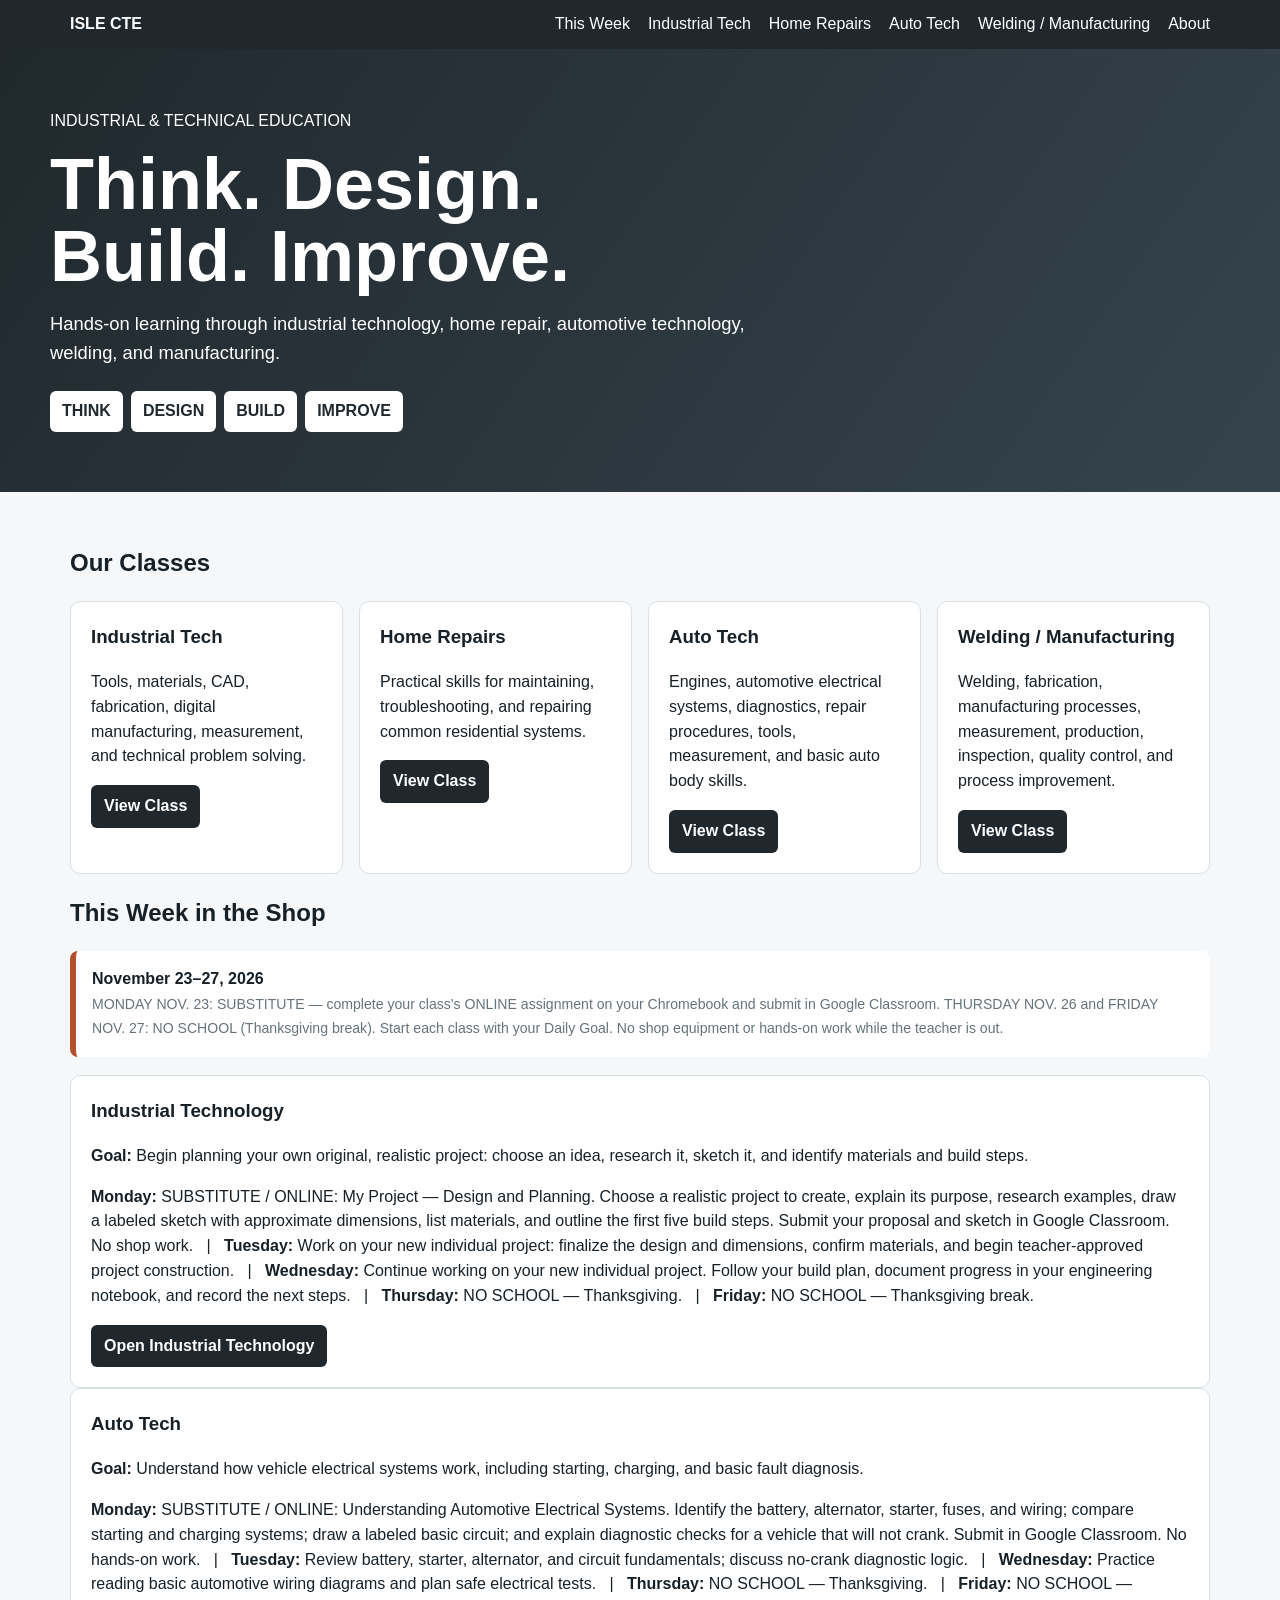
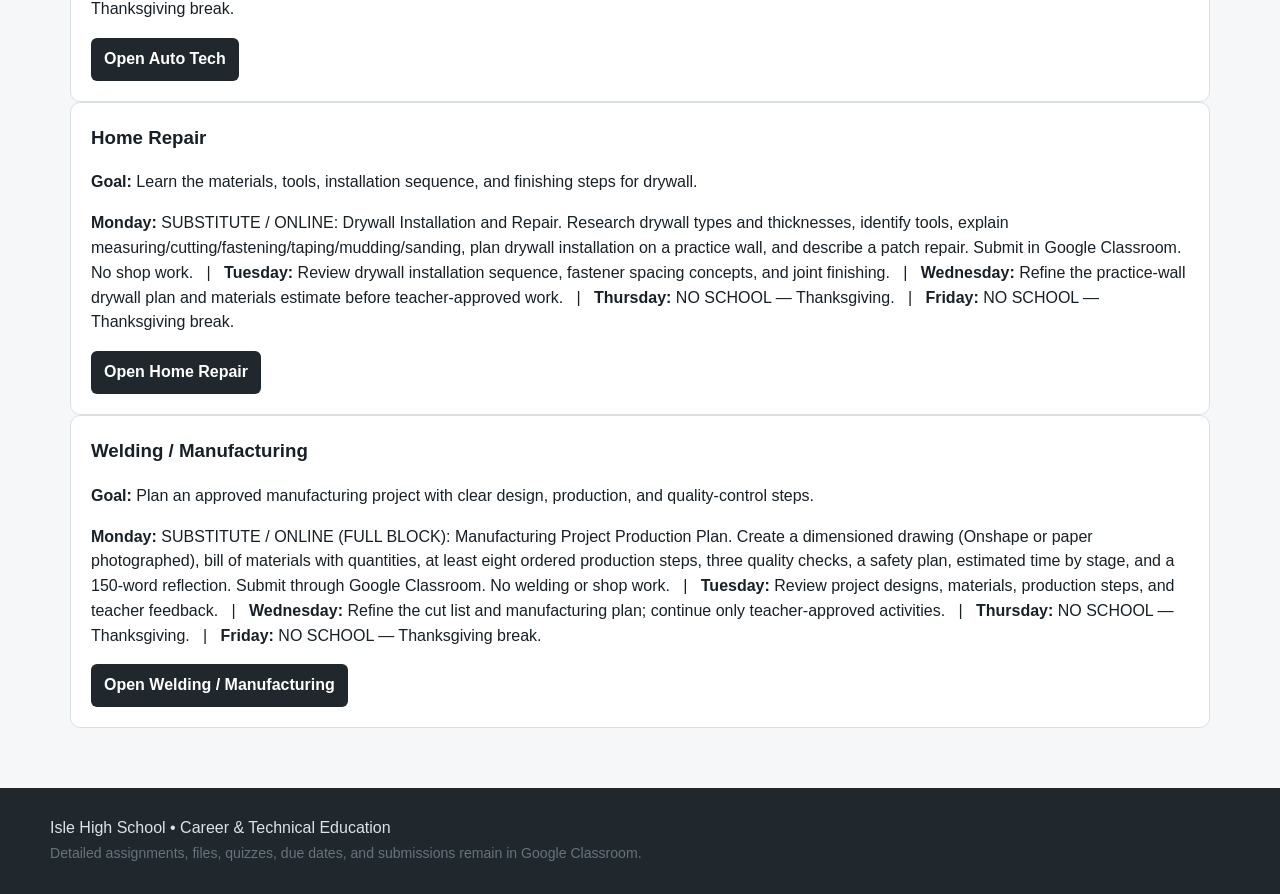
<file: index.html>
<!doctype html><html lang="en"><head><meta charset="utf-8"><meta name="viewport" content="width=device-width,initial-scale=1"><title>Isle CTE</title><link rel="stylesheet" href="css/style.css"></head><body><header class="site-header"><nav class="nav">
<a class="brand" href="index.html">ISLE CTE</a>
<a href="this-week.html">This Week</a><a href="industrial-tech.html">Industrial Tech</a>
<a href="home-repairs.html">Home Repairs</a><a href="auto-tech.html">Auto Tech</a><a href="welding.html">Welding / Manufacturing</a>
<a href="about.html">About</a>
</nav></header><section class="hero"><div><div>INDUSTRIAL & TECHNICAL EDUCATION</div><h1>Think. Design.<br>Build. Improve.</h1><p>Hands-on learning through industrial technology, home repair, automotive technology, welding, and manufacturing.</p><div class="process"><span>THINK</span><span>DESIGN</span><span>BUILD</span><span>IMPROVE</span></div></div></section><main><h2>Our Classes</h2><div class="cards">
<div class="card"><h3>Industrial Tech</h3><p>Tools, materials, CAD, fabrication, digital manufacturing, measurement, and technical problem solving.</p><a class="button" href="industrial-tech.html">View Class</a></div>
<div class="card"><h3>Home Repairs</h3><p>Practical skills for maintaining, troubleshooting, and repairing common residential systems.</p><a class="button" href="home-repairs.html">View Class</a></div>
<div class="card"><h3>Auto Tech</h3><p>Engines, automotive electrical systems, diagnostics, repair procedures, tools, measurement, and basic auto body skills.</p><a class="button" href="auto-tech.html">View Class</a></div>
<div class="card"><h3>Welding / Manufacturing</h3><p>Welding, fabrication, manufacturing processes, measurement, production, inspection, quality control, and process improvement.</p><a class="button" href="welding.html">View Class</a></div></div>
<h2>This Week in the Shop</h2><div id="dashboard"></div></main><footer><div class="inner">Isle High School • Career & Technical Education<br>
<span class="small">Detailed assignments, files, quizzes, due dates, and submissions remain in Google Classroom.</span>
</div></footer><script src="js/schedule-data.js"></script><script src="js/site.js"></script><script>renderDashboard("dashboard")</script></body></html>
</file>
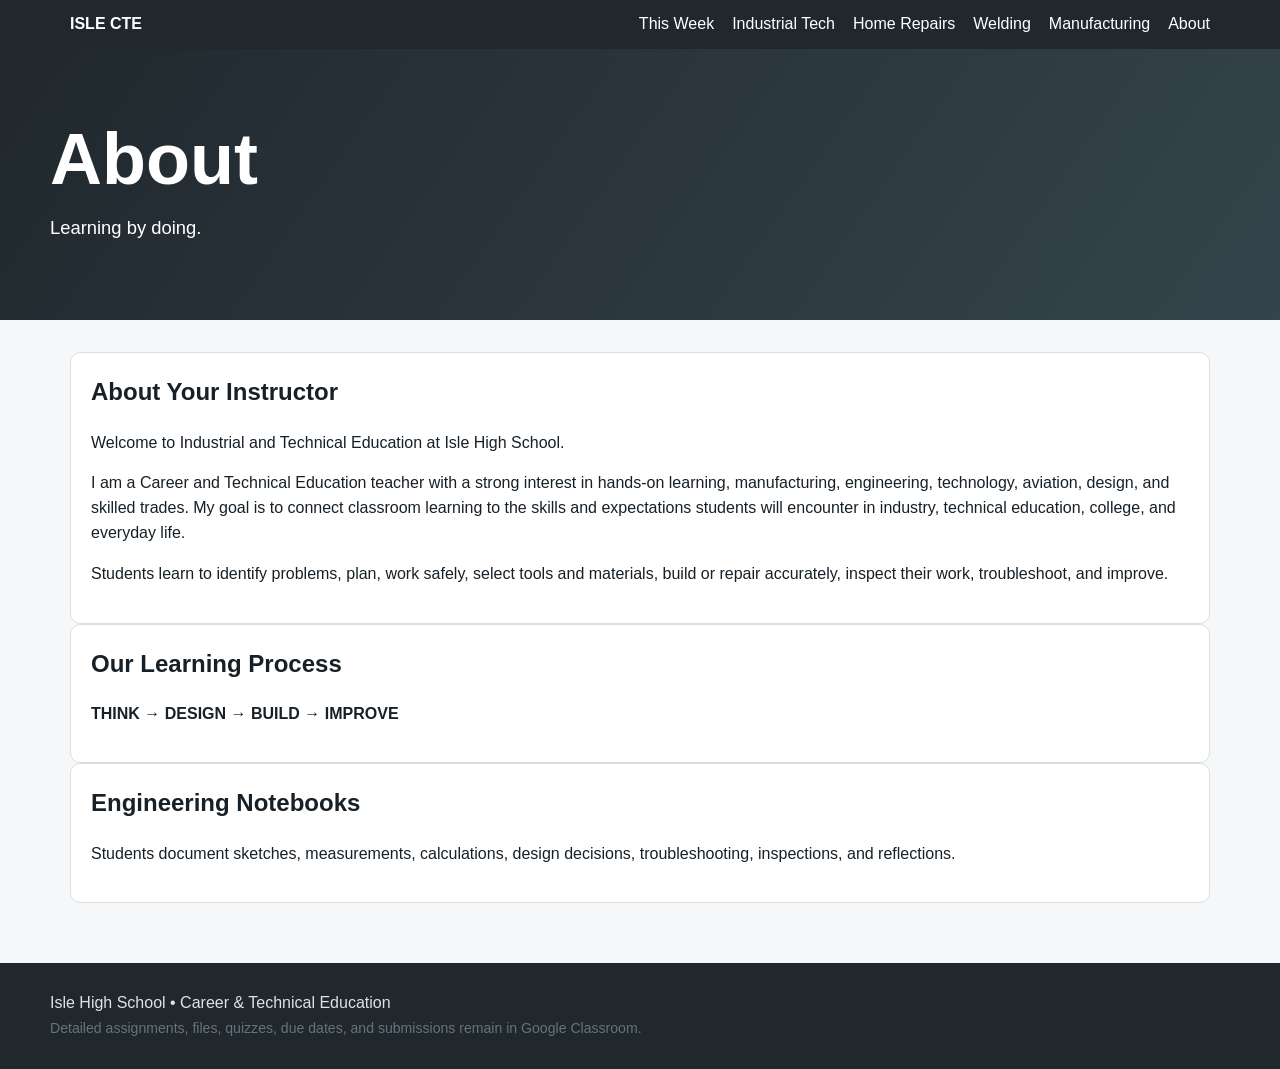
<file: about.html>
<!doctype html><html lang="en"><head><meta charset="utf-8"><meta name="viewport" content="width=device-width,initial-scale=1"><title>About | Isle CTE</title><link rel="stylesheet" href="css/style.css"></head><body><header class="site-header"><nav class="nav">
<a class="brand" href="index.html">ISLE CTE</a>
<a href="this-week.html">This Week</a><a href="industrial-tech.html">Industrial Tech</a>
<a href="home-repairs.html">Home Repairs</a><a href="welding.html">Welding</a>
<a href="manufacturing.html">Manufacturing</a><a href="about.html">About</a>
</nav></header><section class="course-hero"><div><h1>About</h1><p>Learning by doing.</p></div></section><main><div class="panel"><h2>About Your Instructor</h2><p>Welcome to Industrial and Technical Education at Isle High School.</p><p>I am a Career and Technical Education teacher with a strong interest in hands-on learning, manufacturing, engineering, technology, aviation, design, and skilled trades. My goal is to connect classroom learning to the skills and expectations students will encounter in industry, technical education, college, and everyday life.</p><p>Students learn to identify problems, plan, work safely, select tools and materials, build or repair accurately, inspect their work, troubleshoot, and improve.</p></div><div class="panel"><h2>Our Learning Process</h2><p><strong>THINK → DESIGN → BUILD → IMPROVE</strong></p></div><div class="panel"><h2>Engineering Notebooks</h2><p>Students document sketches, measurements, calculations, design decisions, troubleshooting, inspections, and reflections.</p></div></main><footer><div class="inner">Isle High School • Career & Technical Education<br>
<span class="small">Detailed assignments, files, quizzes, due dates, and submissions remain in Google Classroom.</span>
</div></footer></body></html>
</file>
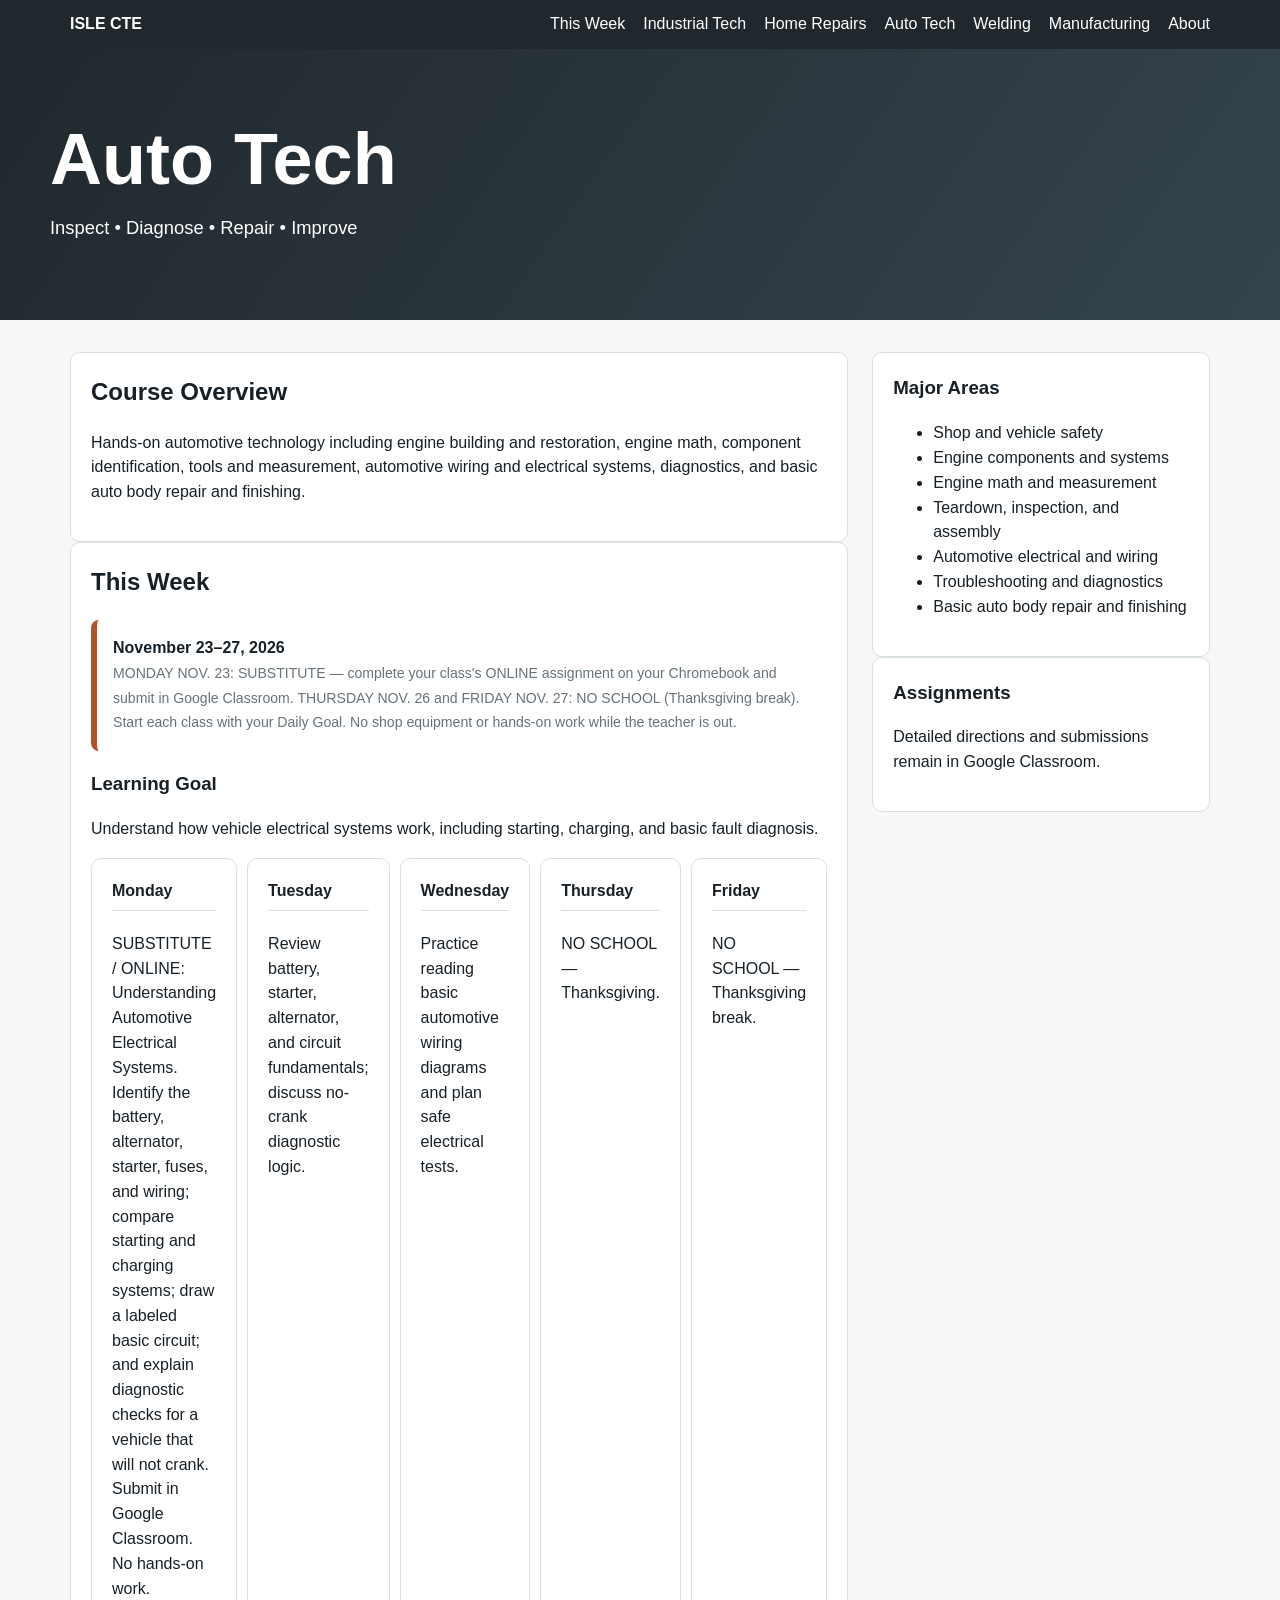
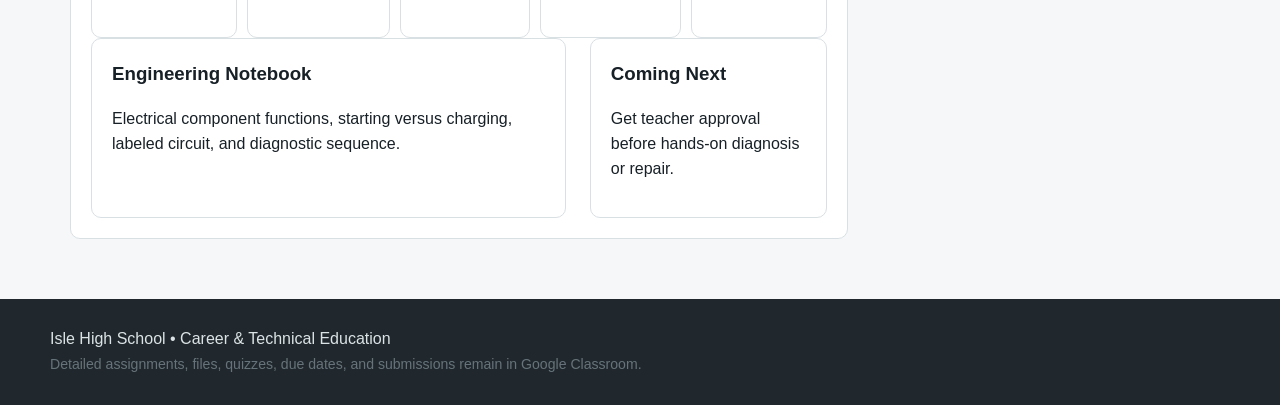
<file: auto-tech.html>
<!doctype html><html lang="en"><head><meta charset="utf-8"><meta name="viewport" content="width=device-width,initial-scale=1"><title>Auto Tech | Isle CTE</title><link rel="stylesheet" href="css/style.css"></head><body><header class="site-header"><nav class="nav">
<a class="brand" href="index.html">ISLE CTE</a>
<a href="this-week.html">This Week</a><a href="industrial-tech.html">Industrial Tech</a>
<a href="home-repairs.html">Home Repairs</a><a href="auto-tech.html">Auto Tech</a><a href="welding.html">Welding</a>
<a href="manufacturing.html">Manufacturing</a><a href="about.html">About</a>
</nav></header><section class="course-hero"><div><h1>Auto Tech</h1><p>Inspect • Diagnose • Repair • Improve</p></div></section><main><div class="course-layout"><div><div class="panel"><h2>Course Overview</h2><p>Hands-on automotive technology including engine building and restoration, engine math, component identification, tools and measurement, automotive wiring and electrical systems, diagnostics, and basic auto body repair and finishing.</p></div><div class="panel"><h2>This Week</h2><div id="course-week"></div></div></div><aside><div class="panel"><h3>Major Areas</h3><ul><li>Shop and vehicle safety</li><li>Engine components and systems</li><li>Engine math and measurement</li><li>Teardown, inspection, and assembly</li><li>Automotive electrical and wiring</li><li>Troubleshooting and diagnostics</li><li>Basic auto body repair and finishing</li></ul></div><div class="panel"><h3>Assignments</h3><p>Detailed directions and submissions remain in Google Classroom.</p></div></aside></div></main><footer><div class="inner">Isle High School • Career & Technical Education<br><span class="small">Detailed assignments, files, quizzes, due dates, and submissions remain in Google Classroom.</span></div></footer><script src="js/schedule-data.js"></script><script src="js/site.js"></script><script>renderWeek("course-week","auto-tech")</script></body></html>
</file>
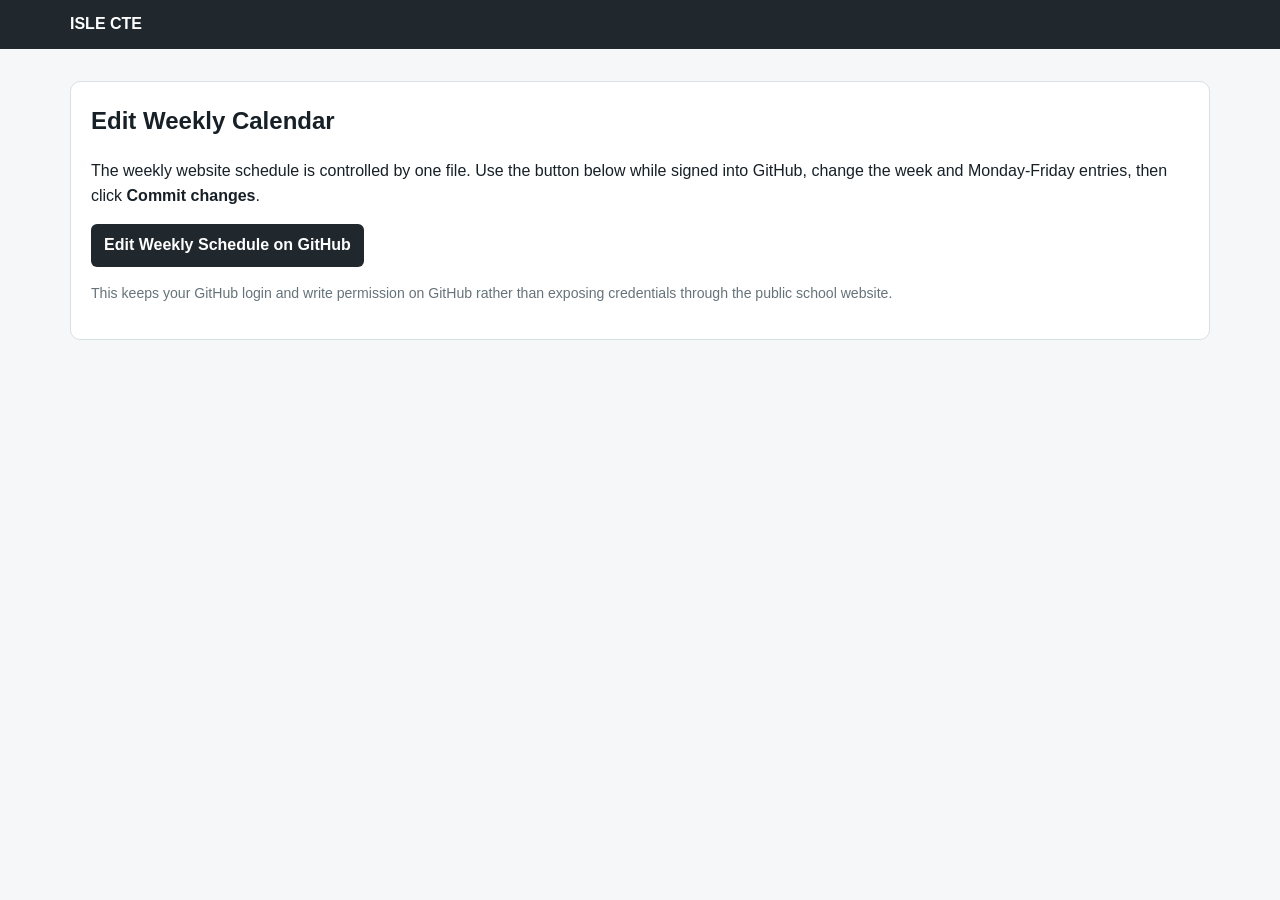
<file: calendar-edit.html>
<!doctype html><html lang="en"><head><meta charset="utf-8"><meta name="viewport" content="width=device-width,initial-scale=1"><title>Edit Isle CTE Calendar</title><link rel="stylesheet" href="css/style.css"></head><body><header class="site-header"><nav class="nav"><a class="brand" href="index.html">ISLE CTE</a></nav></header><main><div class="panel"><h2>Edit Weekly Calendar</h2><p>The weekly website schedule is controlled by one file. Use the button below while signed into GitHub, change the week and Monday-Friday entries, then click <strong>Commit changes</strong>.</p><p><a class="button" href="https://github.com/tlavalle/Isle---CTE/edit/main/js/schedule-data.js">Edit Weekly Schedule on GitHub</a></p><p class="small">This keeps your GitHub login and write permission on GitHub rather than exposing credentials through the public school website.</p></div></main></body></html>
</file>
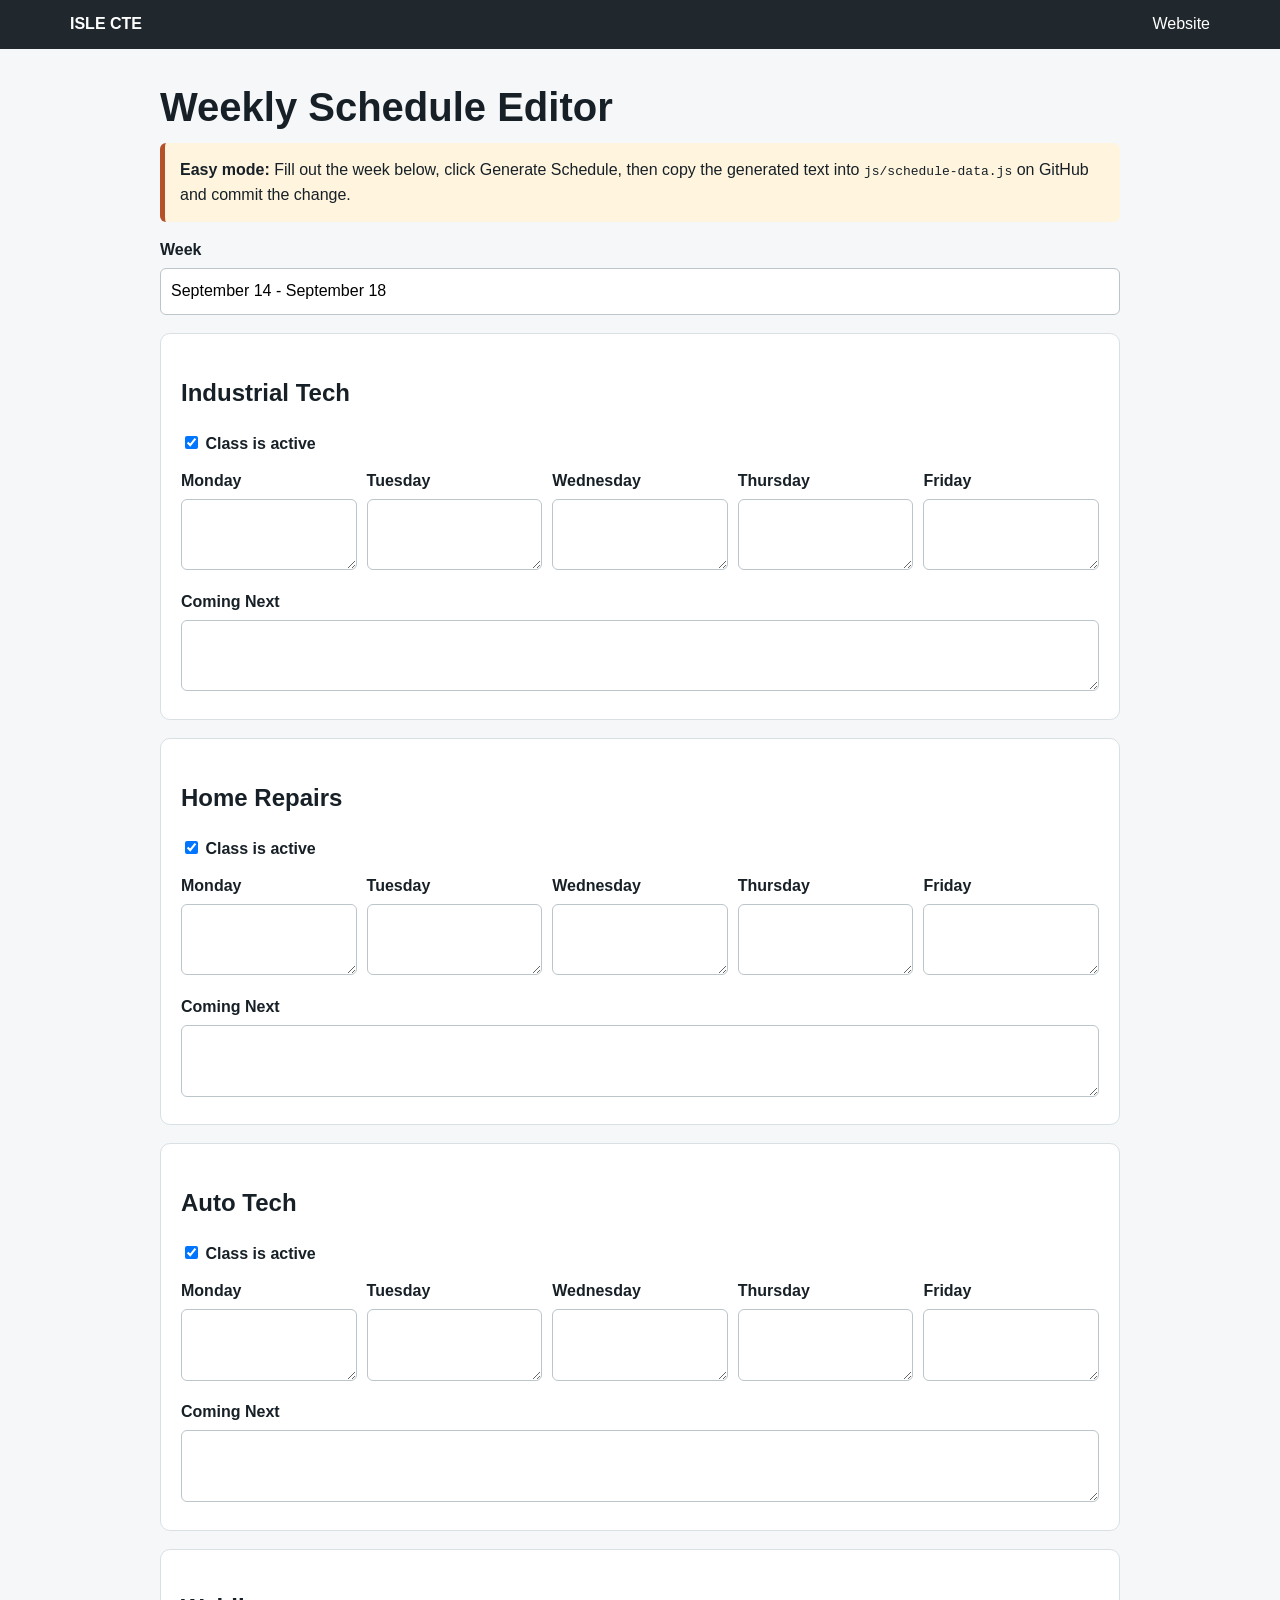
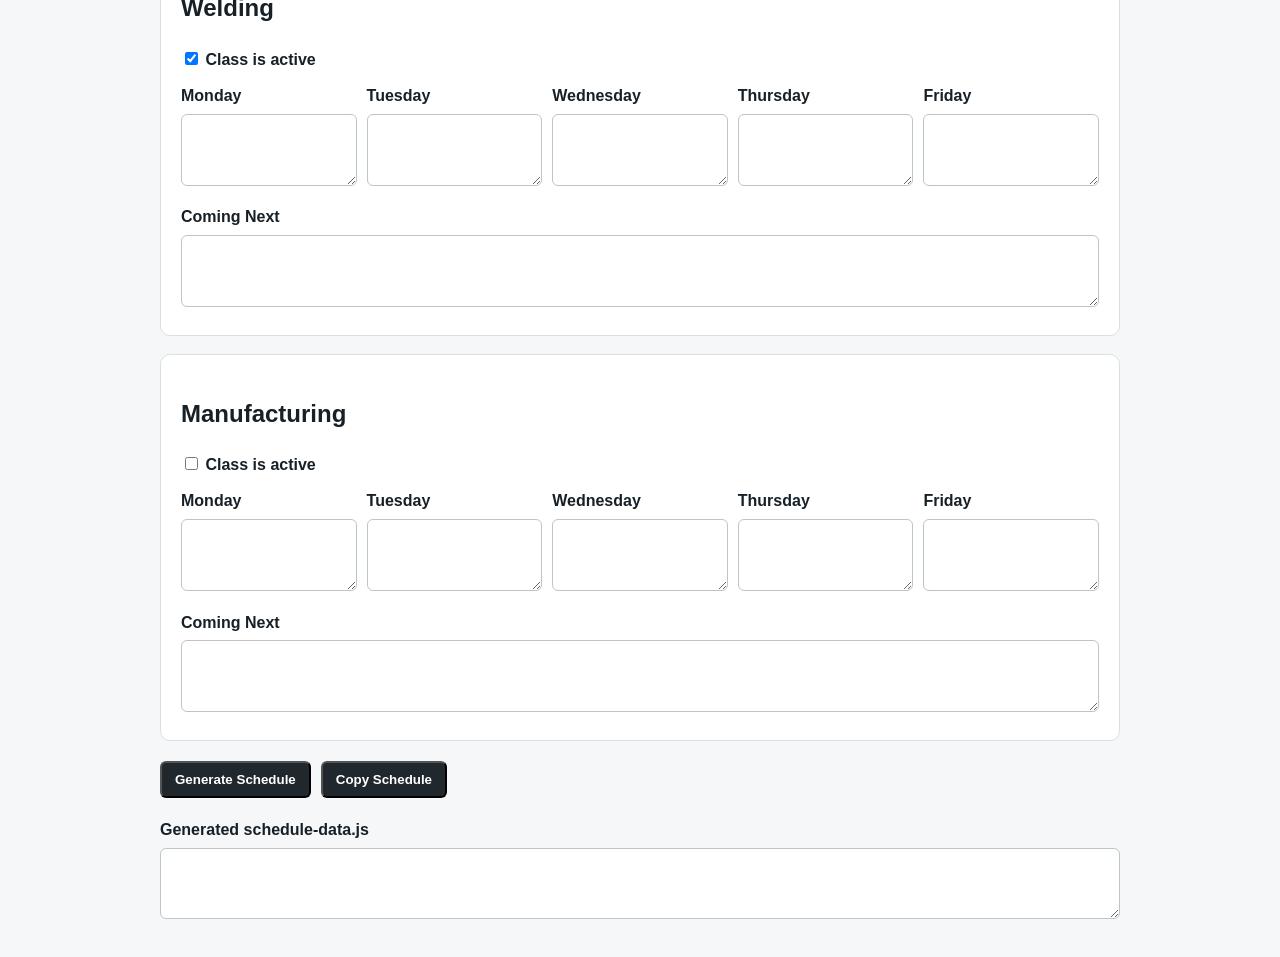
<file: calendar.html>
<!doctype html><html lang="en"><head><meta charset="utf-8"><meta name="viewport" content="width=device-width,initial-scale=1"><meta http-equiv="refresh" content="0; url=schedule-editor.html"><title>Isle CTE Calendar</title></head><body><p>Opening the Isle CTE weekly schedule editor… <a href="schedule-editor.html">Continue</a></p></body></html>
</file>
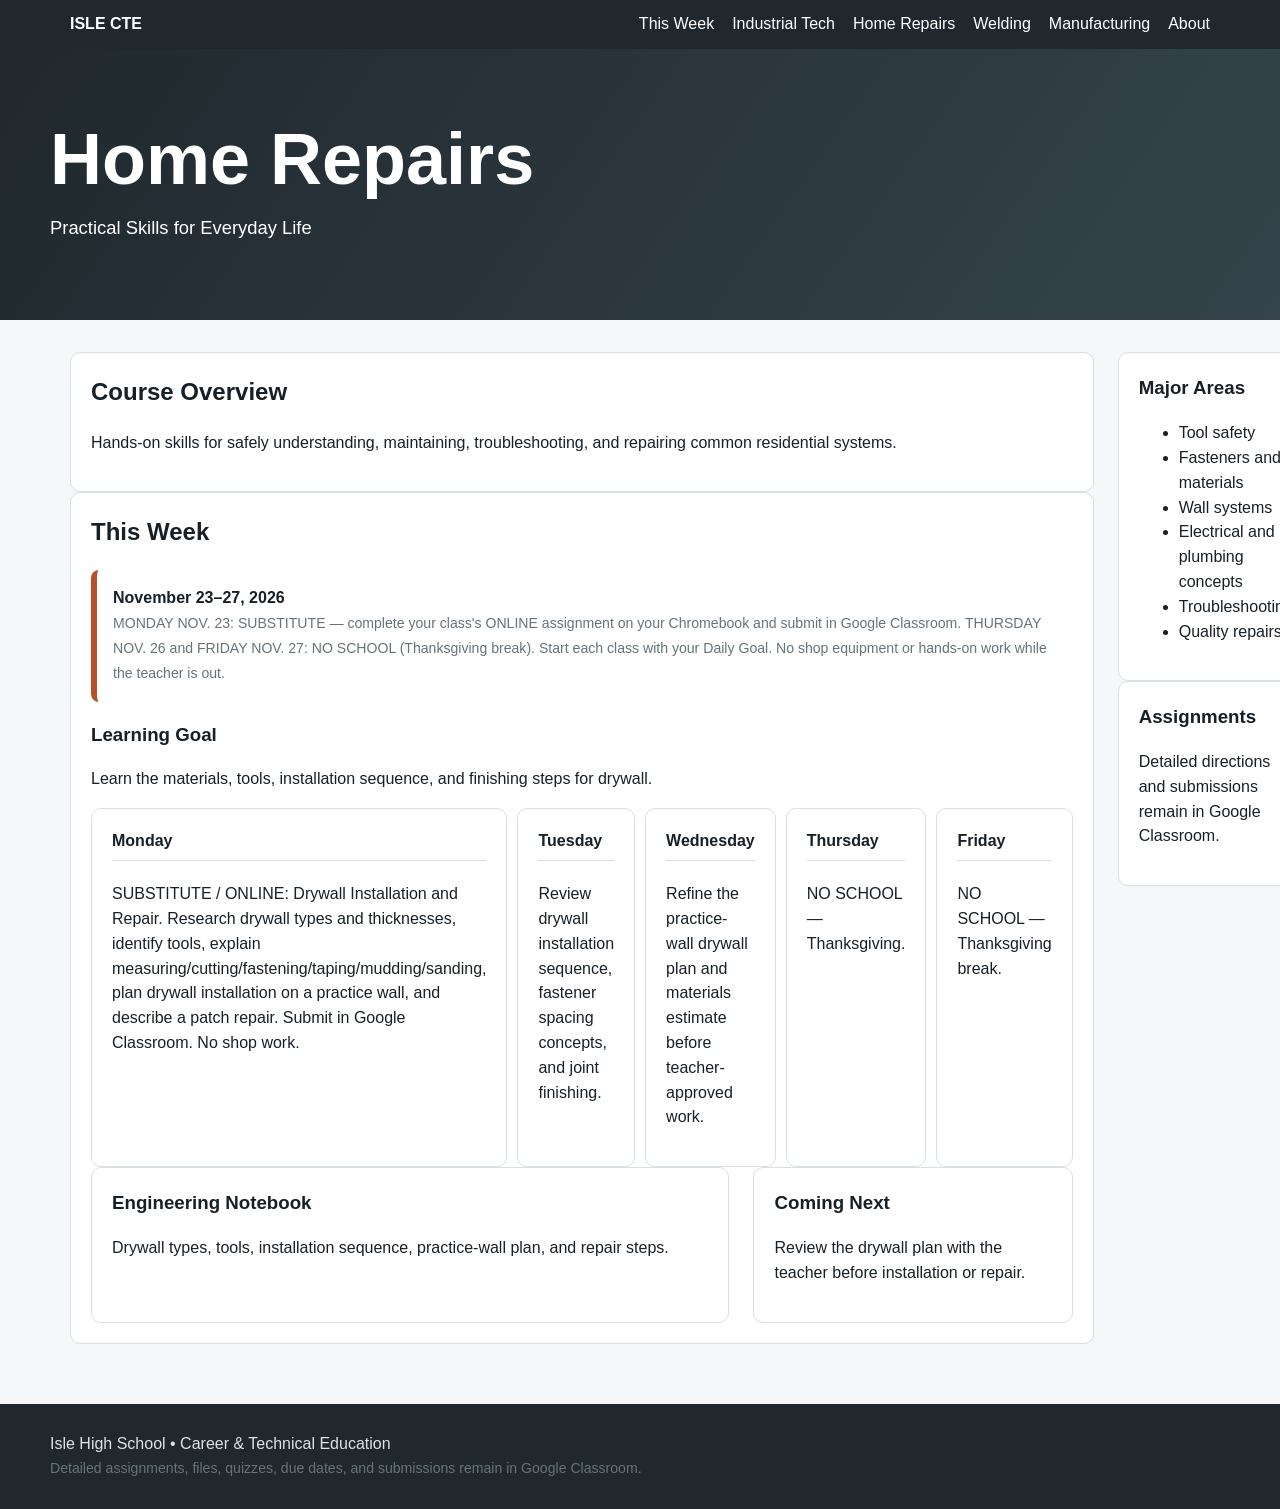
<file: home-repairs.html>
<!doctype html><html lang="en"><head><meta charset="utf-8"><meta name="viewport" content="width=device-width,initial-scale=1"><title>Home Repairs | Isle CTE</title><link rel="stylesheet" href="css/style.css"></head><body><header class="site-header"><nav class="nav">
<a class="brand" href="index.html">ISLE CTE</a>
<a href="this-week.html">This Week</a><a href="industrial-tech.html">Industrial Tech</a>
<a href="home-repairs.html">Home Repairs</a><a href="welding.html">Welding</a>
<a href="manufacturing.html">Manufacturing</a><a href="about.html">About</a>
</nav></header><section class="course-hero"><div><h1>Home Repairs</h1><p>Practical Skills for Everyday Life</p></div></section><main><div class="course-layout"><div><div class="panel"><h2>Course Overview</h2><p>Hands-on skills for safely understanding, maintaining, troubleshooting, and repairing common residential systems.</p></div><div class="panel"><h2>This Week</h2><div id="course-week"></div></div></div><aside><div class="panel"><h3>Major Areas</h3><ul><li>Tool safety</li><li>Fasteners and materials</li><li>Wall systems</li><li>Electrical and plumbing concepts</li><li>Troubleshooting</li><li>Quality repairs</li></ul></div><div class="panel"><h3>Assignments</h3><p>Detailed directions and submissions remain in Google Classroom.</p></div></aside></div></main><footer><div class="inner">Isle High School • Career & Technical Education<br>
<span class="small">Detailed assignments, files, quizzes, due dates, and submissions remain in Google Classroom.</span>
</div></footer><script src="js/schedule-data.js"></script><script src="js/site.js"></script><script>renderWeek("course-week","home-repairs")</script></body></html>
</file>
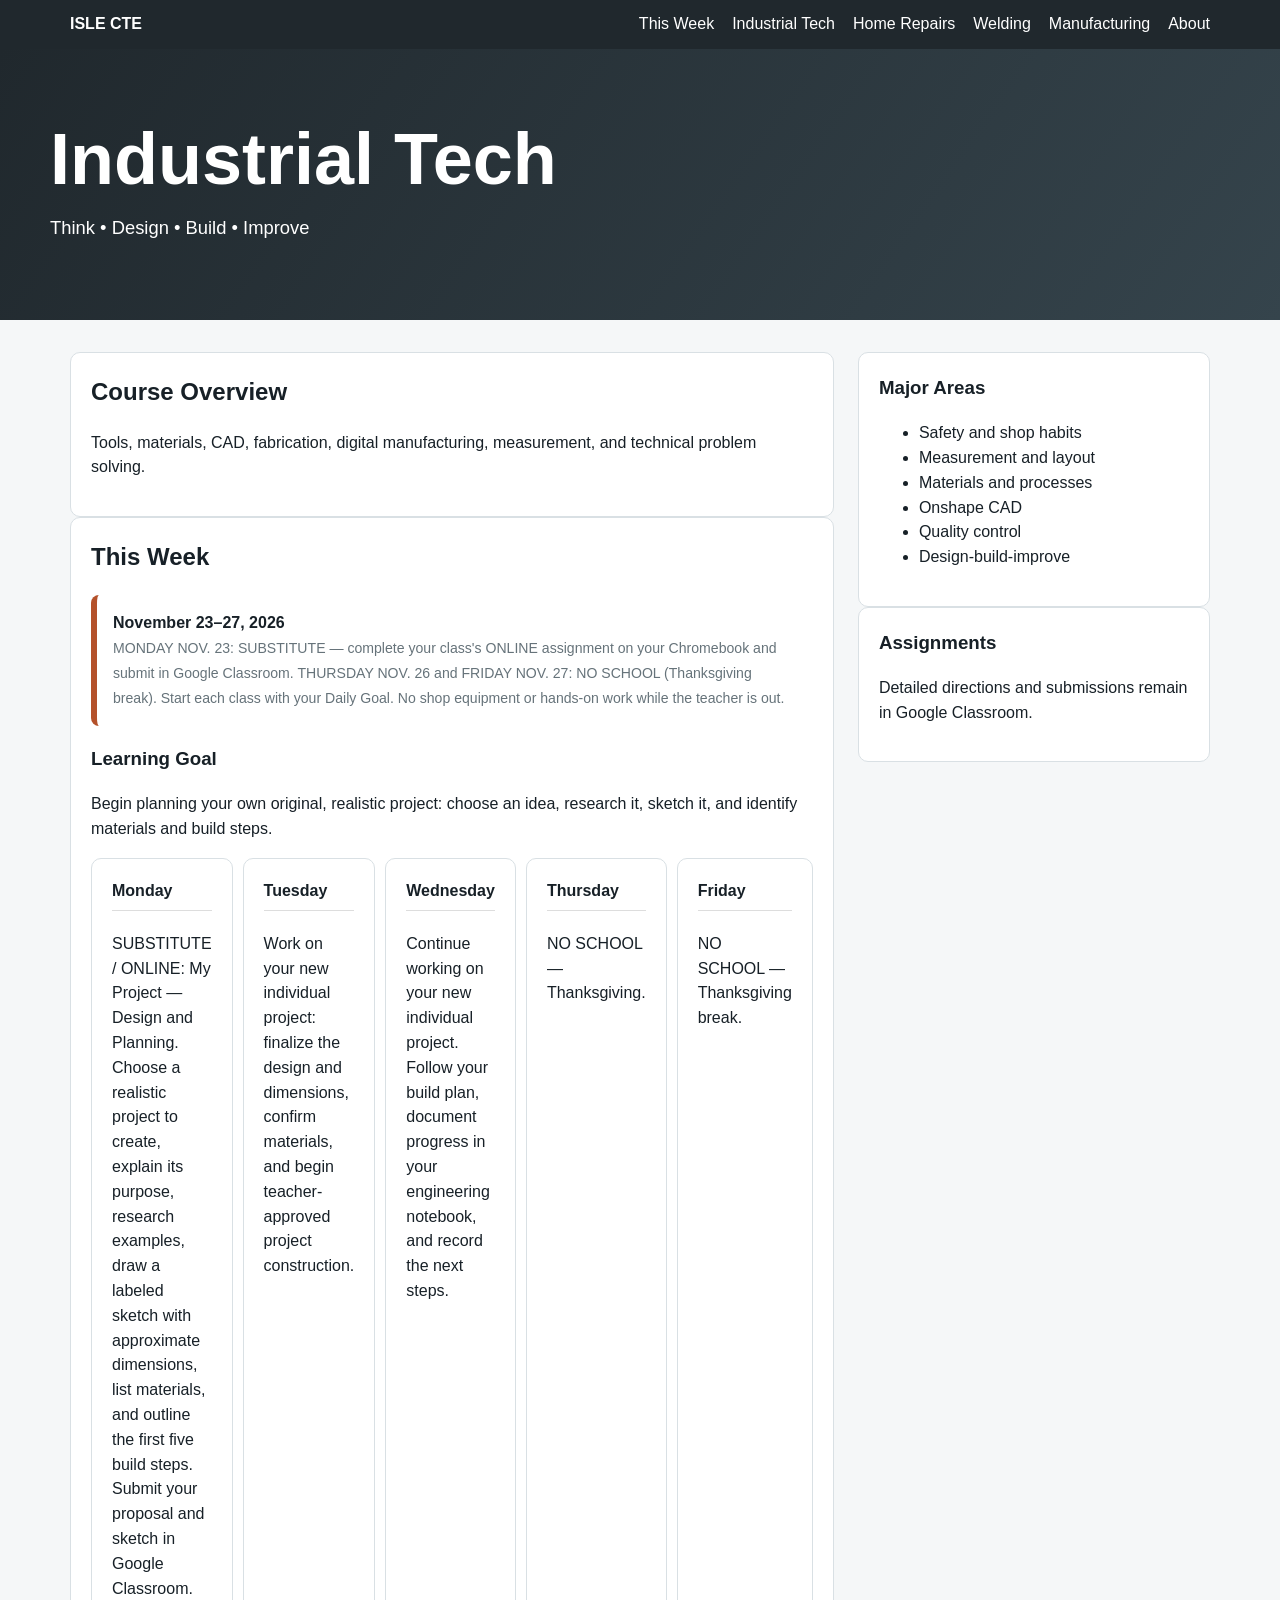
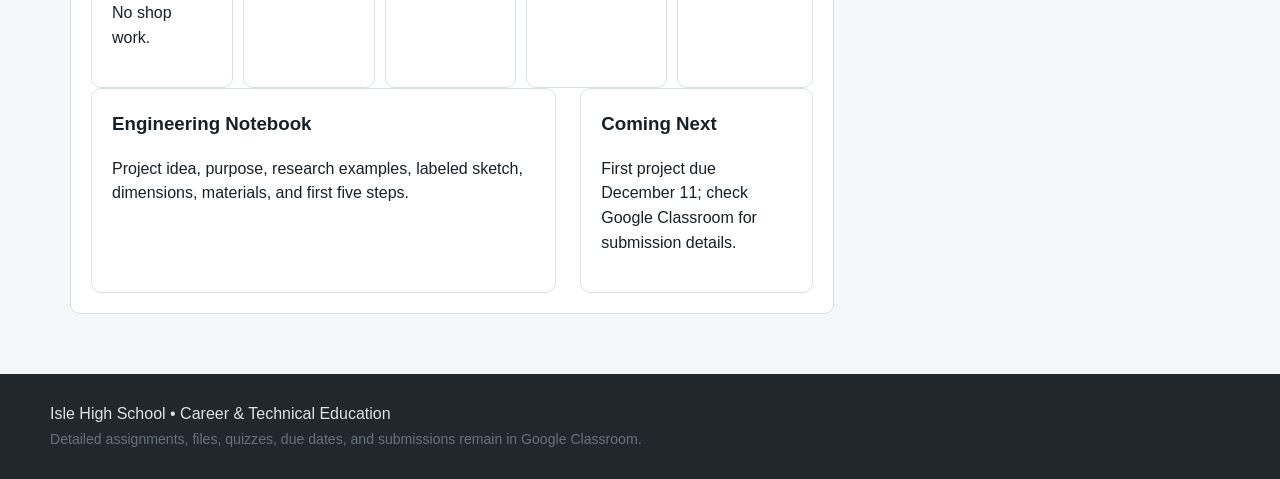
<file: industrial-tech.html>
<!doctype html><html lang="en"><head><meta charset="utf-8"><meta name="viewport" content="width=device-width,initial-scale=1"><title>Industrial Tech | Isle CTE</title><link rel="stylesheet" href="css/style.css"></head><body><header class="site-header"><nav class="nav">
<a class="brand" href="index.html">ISLE CTE</a>
<a href="this-week.html">This Week</a><a href="industrial-tech.html">Industrial Tech</a>
<a href="home-repairs.html">Home Repairs</a><a href="welding.html">Welding</a>
<a href="manufacturing.html">Manufacturing</a><a href="about.html">About</a>
</nav></header><section class="course-hero"><div><h1>Industrial Tech</h1><p>Think • Design • Build • Improve</p></div></section><main><div class="course-layout"><div><div class="panel"><h2>Course Overview</h2><p>Tools, materials, CAD, fabrication, digital manufacturing, measurement, and technical problem solving.</p></div><div class="panel"><h2>This Week</h2><div id="course-week"></div></div></div><aside><div class="panel"><h3>Major Areas</h3><ul><li>Safety and shop habits</li><li>Measurement and layout</li><li>Materials and processes</li><li>Onshape CAD</li><li>Quality control</li><li>Design-build-improve</li></ul></div><div class="panel"><h3>Assignments</h3><p>Detailed directions and submissions remain in Google Classroom.</p></div></aside></div></main><footer><div class="inner">Isle High School • Career & Technical Education<br>
<span class="small">Detailed assignments, files, quizzes, due dates, and submissions remain in Google Classroom.</span>
</div></footer><script src="js/schedule-data.js"></script><script src="js/site.js"></script><script>renderWeek("course-week","industrial-tech")</script></body></html>
</file>
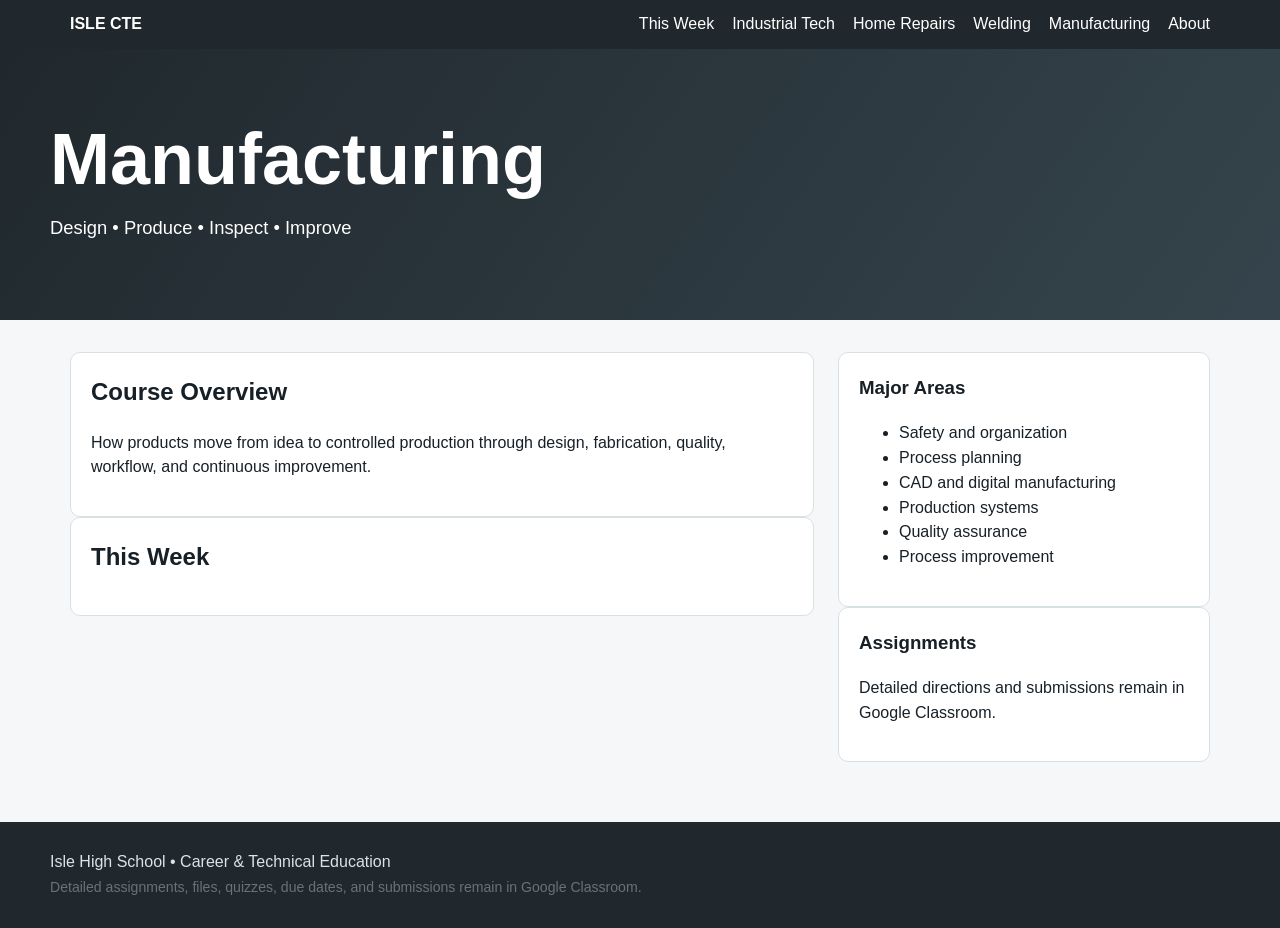
<file: manufacturing.html>
<!doctype html><html lang="en"><head><meta charset="utf-8"><meta name="viewport" content="width=device-width,initial-scale=1"><title>Manufacturing | Isle CTE</title><link rel="stylesheet" href="css/style.css"></head><body><header class="site-header"><nav class="nav">
<a class="brand" href="index.html">ISLE CTE</a>
<a href="this-week.html">This Week</a><a href="industrial-tech.html">Industrial Tech</a>
<a href="home-repairs.html">Home Repairs</a><a href="welding.html">Welding</a>
<a href="manufacturing.html">Manufacturing</a><a href="about.html">About</a>
</nav></header><section class="course-hero"><div><h1>Manufacturing</h1><p>Design • Produce • Inspect • Improve</p></div></section><main><div class="course-layout"><div><div class="panel"><h2>Course Overview</h2><p>How products move from idea to controlled production through design, fabrication, quality, workflow, and continuous improvement.</p></div><div class="panel"><h2>This Week</h2><div id="course-week"></div></div></div><aside><div class="panel"><h3>Major Areas</h3><ul><li>Safety and organization</li><li>Process planning</li><li>CAD and digital manufacturing</li><li>Production systems</li><li>Quality assurance</li><li>Process improvement</li></ul></div><div class="panel"><h3>Assignments</h3><p>Detailed directions and submissions remain in Google Classroom.</p></div></aside></div></main><footer><div class="inner">Isle High School • Career & Technical Education<br>
<span class="small">Detailed assignments, files, quizzes, due dates, and submissions remain in Google Classroom.</span>
</div></footer><script src="js/schedule-data.js"></script><script src="js/site.js"></script><script>renderWeek("course-week","manufacturing")</script></body></html>
</file>
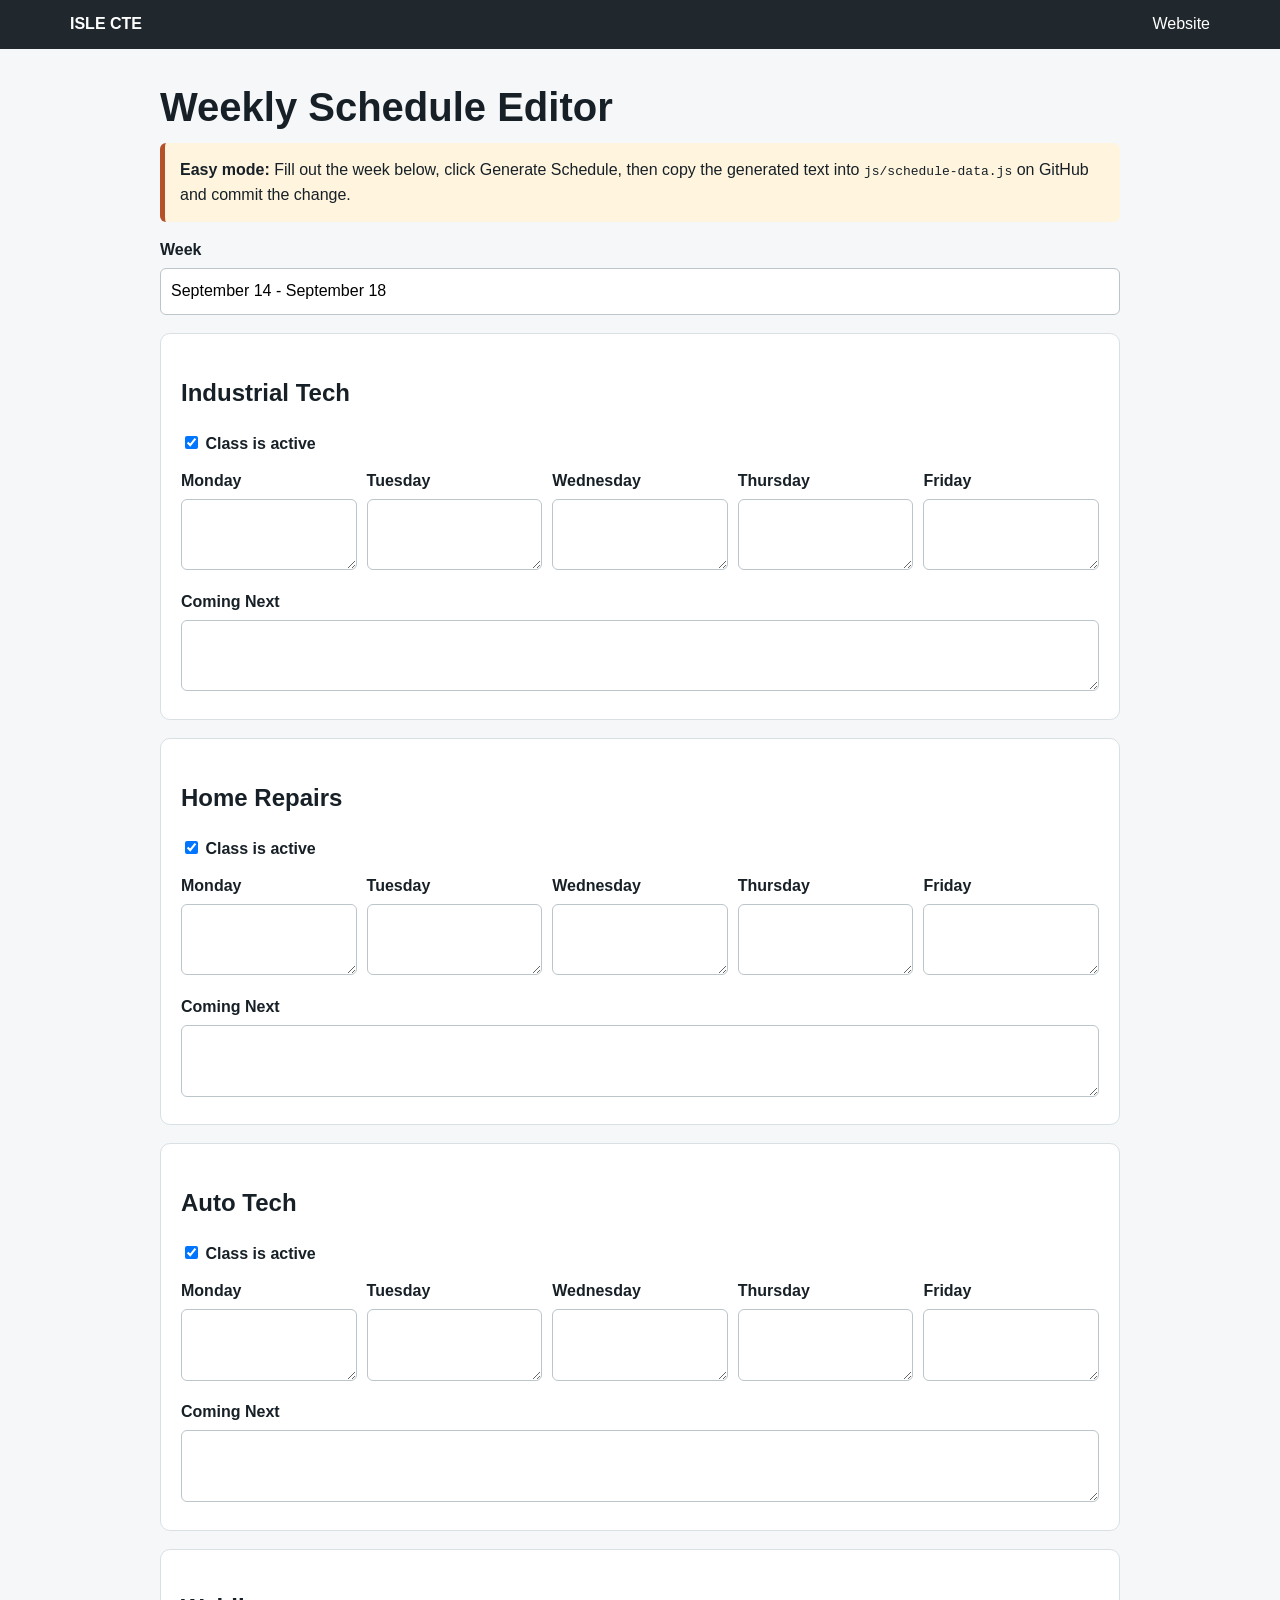
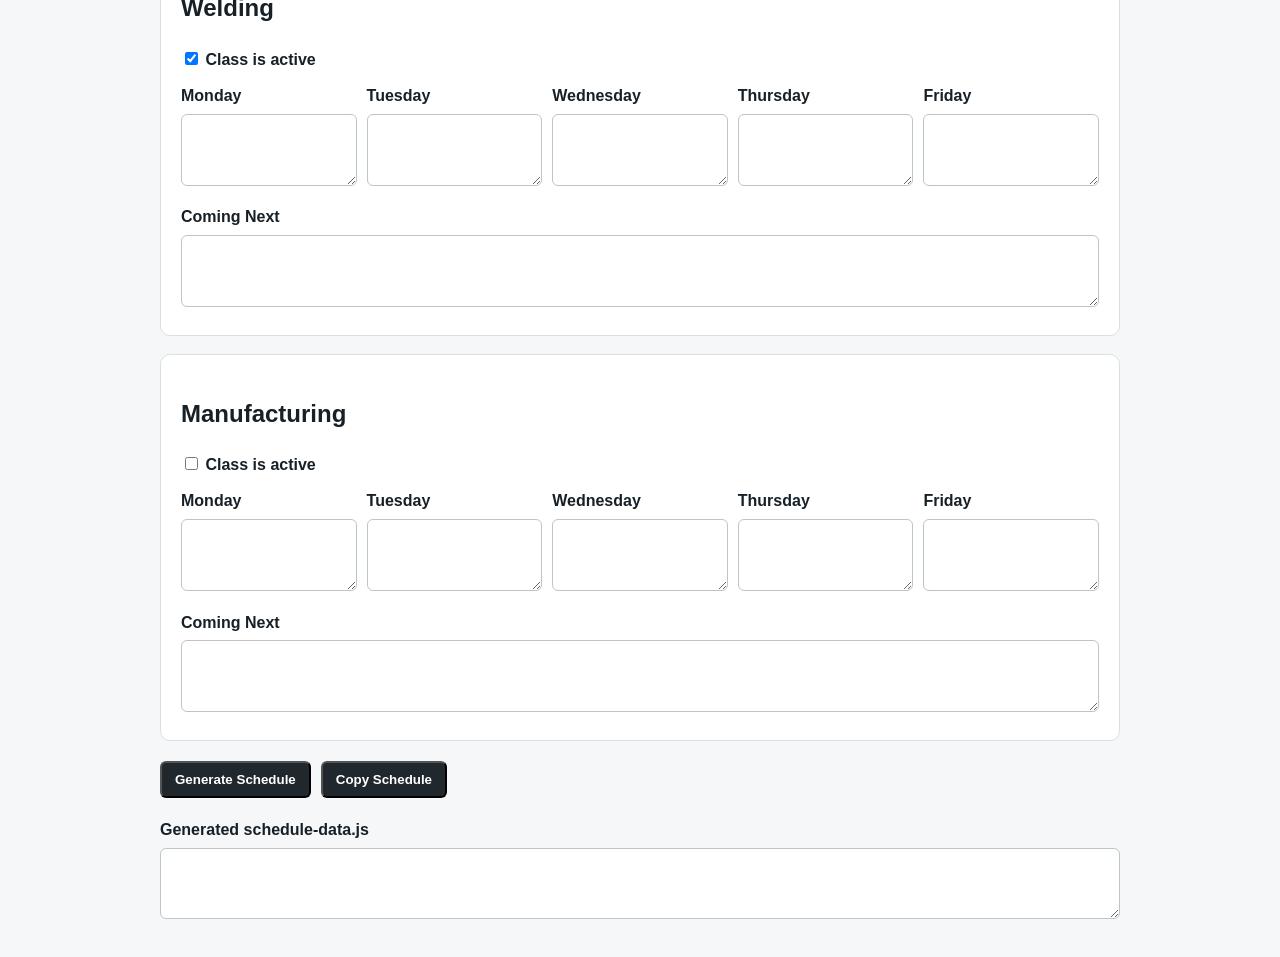
<file: schedule-editor.html>
<!doctype html>
<html lang="en">
<head>
<meta charset="utf-8">
<meta name="viewport" content="width=device-width,initial-scale=1">
<title>Isle CTE Schedule Editor</title>
<link rel="stylesheet" href="css/style.css">
<style>
.editor{max-width:1000px;margin:auto;padding:30px 20px}.editor-card{background:#fff;border:1px solid #d9e0e4;border-radius:10px;padding:20px;margin:18px 0}.editor label{display:block;font-weight:bold;margin-top:12px}.editor input,.editor textarea{width:100%;padding:10px;margin-top:5px;border:1px solid #bbc5ca;border-radius:6px;font:inherit}.editor textarea{min-height:70px}.editor-grid{display:grid;grid-template-columns:repeat(5,1fr);gap:10px}.editor-actions{display:flex;gap:10px;flex-wrap:wrap;margin:20px 0}.output{min-height:360px;font-family:monospace;white-space:pre}.help{background:#fff5df;border-left:5px solid #b4512a;padding:15px;border-radius:6px}@media(max-width:900px){.editor-grid{grid-template-columns:1fr}}
</style>
</head>
<body>
<header class="site-header"><nav class="nav"><a class="brand" href="index.html">ISLE CTE</a><a href="index.html">Website</a></nav></header>
<main class="editor">
<h1 style="font-size:2.5rem">Weekly Schedule Editor</h1>
<p class="help"><strong>Easy mode:</strong> Fill out the week below, click Generate Schedule, then copy the generated text into <code>js/schedule-data.js</code> on GitHub and commit the change.</p>
<label>Week</label><input id="week" value="September 14 - September 18">
<div id="courses"></div>
<div class="editor-actions"><button class="button" onclick="generate()">Generate Schedule</button><button class="button" onclick="copySchedule()">Copy Schedule</button></div>
<label>Generated schedule-data.js</label><textarea id="output" class="output"></textarea>
</main>
<script>
const courseInfo={
 'industrial-tech':{title:'Industrial Tech',active:true,goal:'Build safe, accurate, professional shop habits while learning to think, design, build, and improve.',notebook:'Record shop notes, measurements, sketches, procedures, design decisions, and reflections.'},
 'home-repairs':{title:'Home Repairs',active:true,goal:'Develop practical skills for safely inspecting, maintaining, and repairing residential systems.',notebook:'Document procedures, diagrams, measurements, troubleshooting, and reflections.'},
 'auto-tech':{title:'Auto Tech',active:true,goal:'Develop safe, practical automotive skills through engine, electrical, diagnostic, and repair work.',notebook:'Record procedures, measurements, component identification, diagnostic findings, calculations, and reflections.'},
 'welding':{title:'Welding',active:true,goal:'Develop safe welding, fabrication, measurement, inspection, and quality-control skills.',notebook:'Record settings, joint preparation, weld observations, inspection notes, and improvements.'},
 'manufacturing':{title:'Manufacturing',active:false,goal:'Use design, production, quality, and problem-solving processes to manufacture accurate products.',notebook:'Record planning, CAD/design work, process decisions, measurements, quality checks, and revisions.'}
};
const days=['Monday','Tuesday','Wednesday','Thursday','Friday'];
const courses=document.getElementById('courses');
Object.entries(courseInfo).forEach(([key,c])=>{courses.insertAdjacentHTML('beforeend',`<section class="editor-card" data-key="${key}"><h2>${c.title}</h2><label><input style="width:auto" type="checkbox" class="active" ${c.active?'checked':''}> Class is active</label><div class="editor-grid">${days.map(d=>`<label>${d}<textarea class="day" data-day="${d}"></textarea></label>`).join('')}</div><label>Coming Next<textarea class="next"></textarea></label></section>`)});
function q(s){return JSON.stringify(s)}
function generate(){let classes=[];document.querySelectorAll('.editor-card').forEach(card=>{let key=card.dataset.key,c=courseInfo[key],ds={};card.querySelectorAll('.day').forEach(x=>ds[x.dataset.day]=x.value);let dayText=days.map(d=>`        ${d}: ${q(ds[d])}`).join(',\n');classes.push(`    ${q(key)}: {\n      active: ${card.querySelector('.active').checked},\n      title: ${q(c.title)},\n      goal: ${q(c.goal)},\n      days: {\n${dayText}\n      },\n      notebook: ${q(c.notebook)},\n      next: ${q(card.querySelector('.next').value)}\n    }`)});document.getElementById('output').value=`// ISLE CTE WEEKLY SCHEDULE — edit this file each week\nconst WEEKLY_DATA = {\n  week: ${q(document.getElementById('week').value)},\n  note: "Check here for the current focus in each class. Detailed assignments remain in Google Classroom.",\n  classes: {\n${classes.join(',\n\n')}\n  }\n};\n`}
async function copySchedule(){generate();await navigator.clipboard.writeText(document.getElementById('output').value);alert('Schedule copied. Paste it into js/schedule-data.js on GitHub.');}
</script>
</body>
</html>
</file>
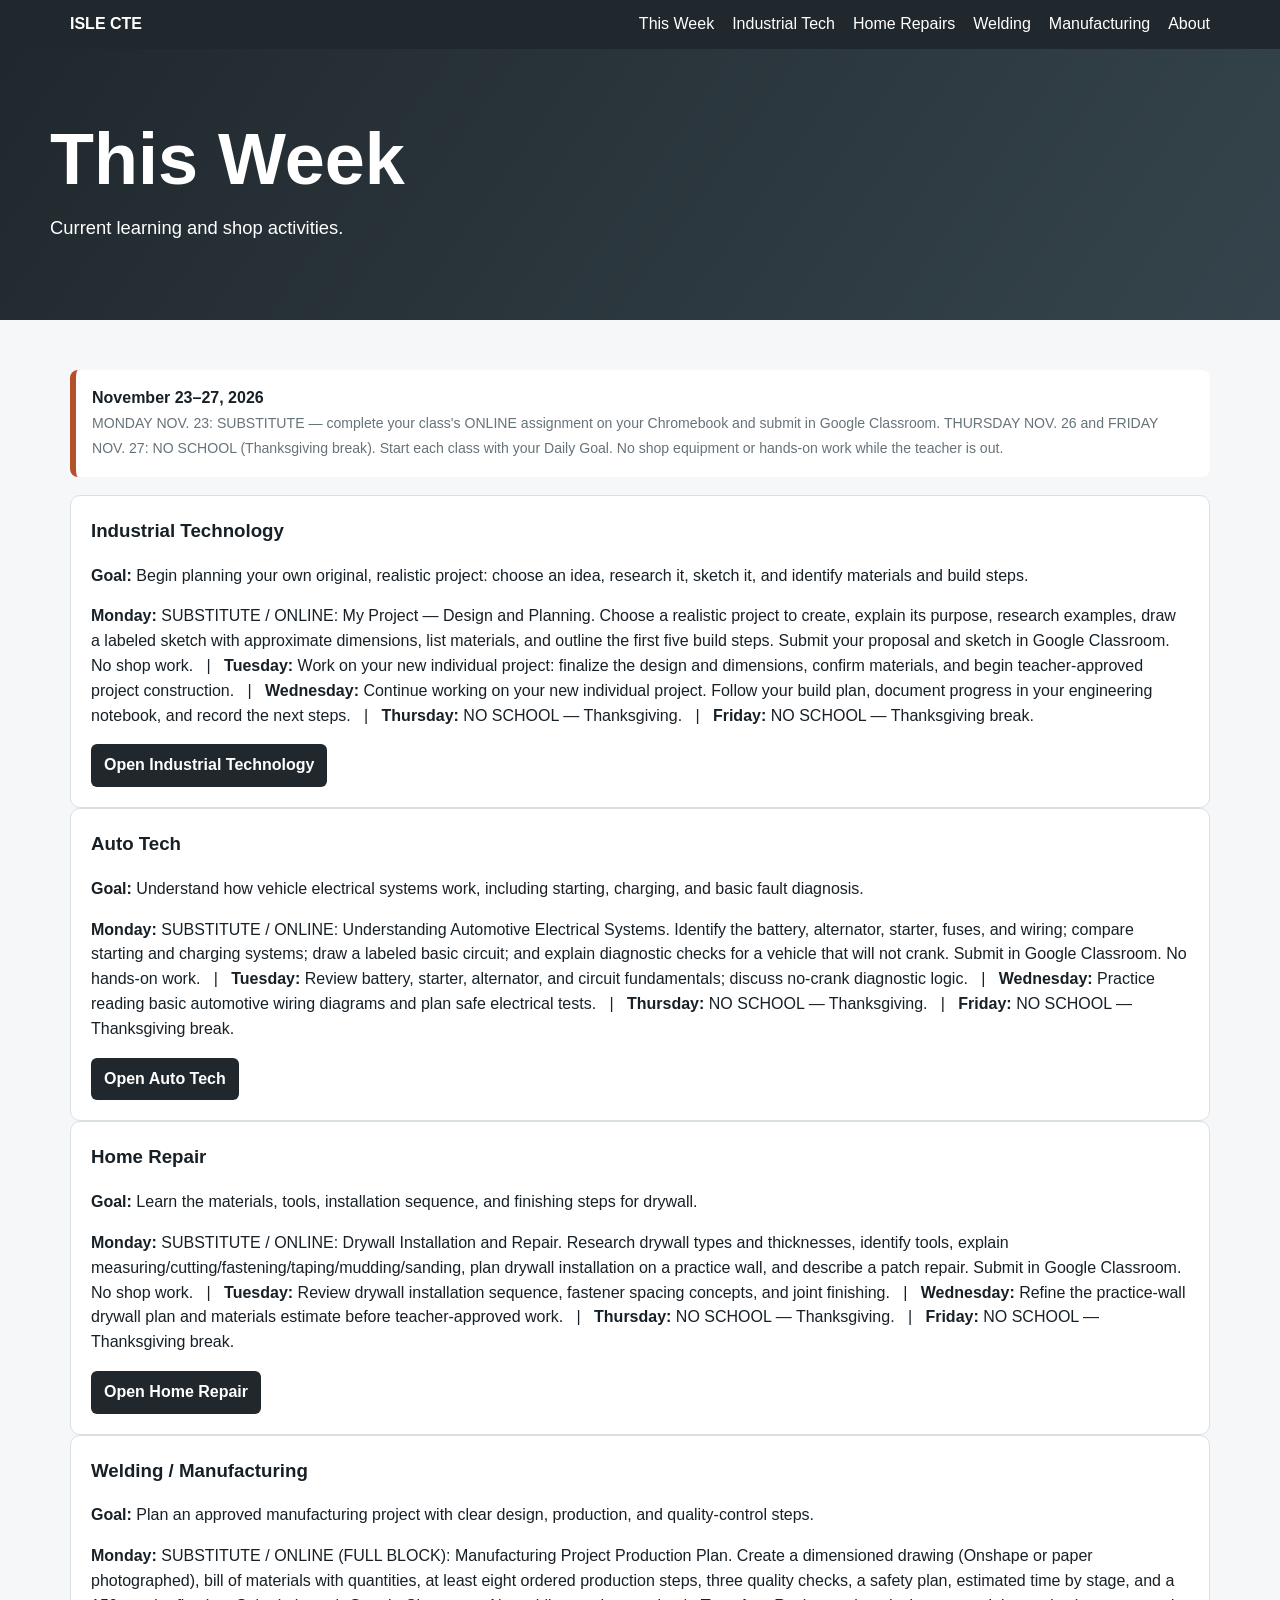
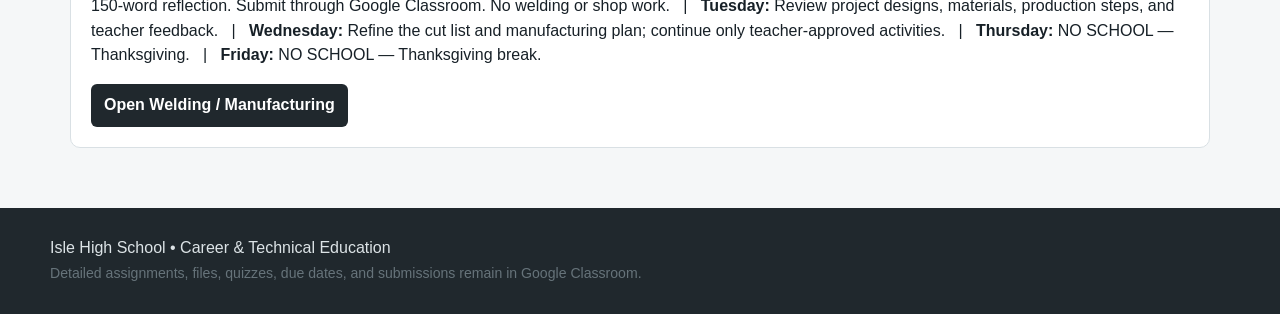
<file: this-week.html>
<!doctype html><html lang="en"><head><meta charset="utf-8"><meta name="viewport" content="width=device-width,initial-scale=1"><title>This Week | Isle CTE</title><link rel="stylesheet" href="css/style.css"></head><body><header class="site-header"><nav class="nav">
<a class="brand" href="index.html">ISLE CTE</a>
<a href="this-week.html">This Week</a><a href="industrial-tech.html">Industrial Tech</a>
<a href="home-repairs.html">Home Repairs</a><a href="welding.html">Welding</a>
<a href="manufacturing.html">Manufacturing</a><a href="about.html">About</a>
</nav></header><section class="course-hero"><div><h1>This Week</h1><p>Current learning and shop activities.</p></div></section><main><div id="dashboard"></div></main><footer><div class="inner">Isle High School • Career & Technical Education<br>
<span class="small">Detailed assignments, files, quizzes, due dates, and submissions remain in Google Classroom.</span>
</div></footer><script src="js/schedule-data.js"></script><script src="js/site.js"></script><script>renderDashboard("dashboard")</script></body></html>
</file>
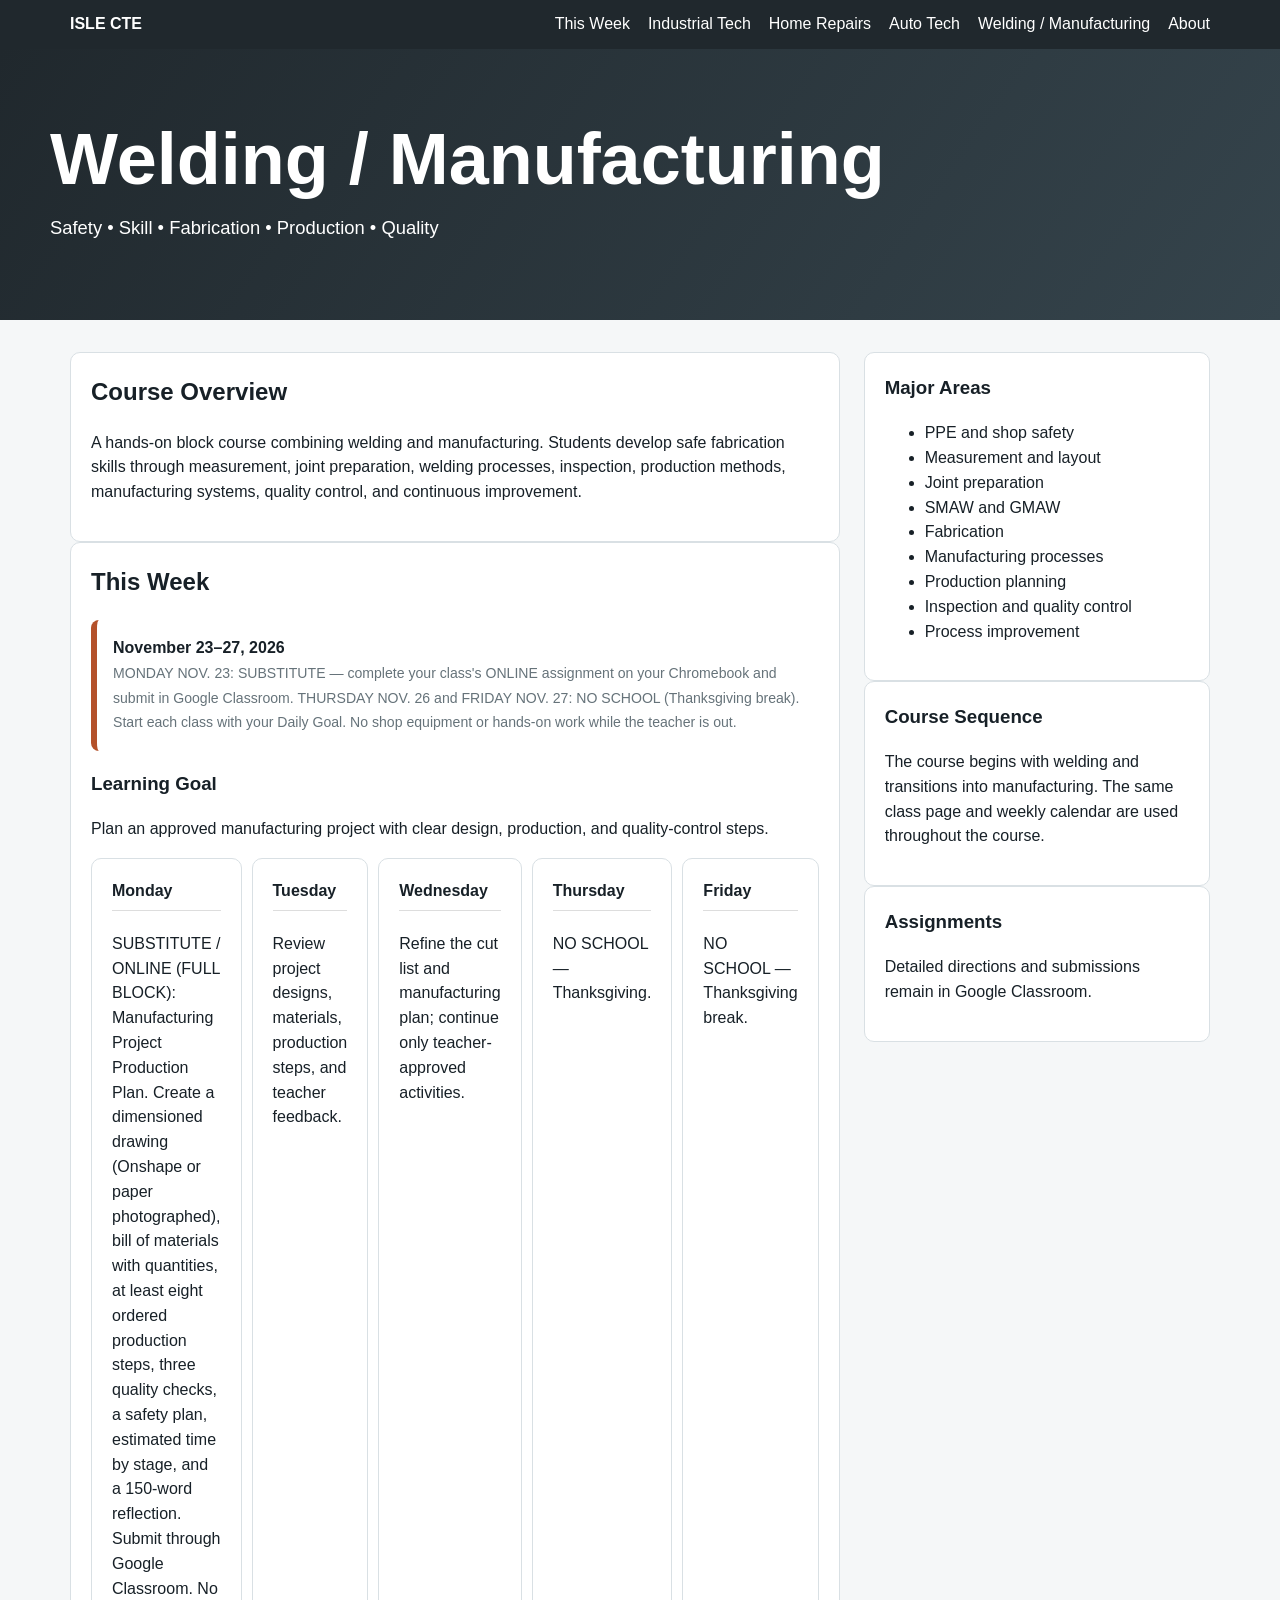
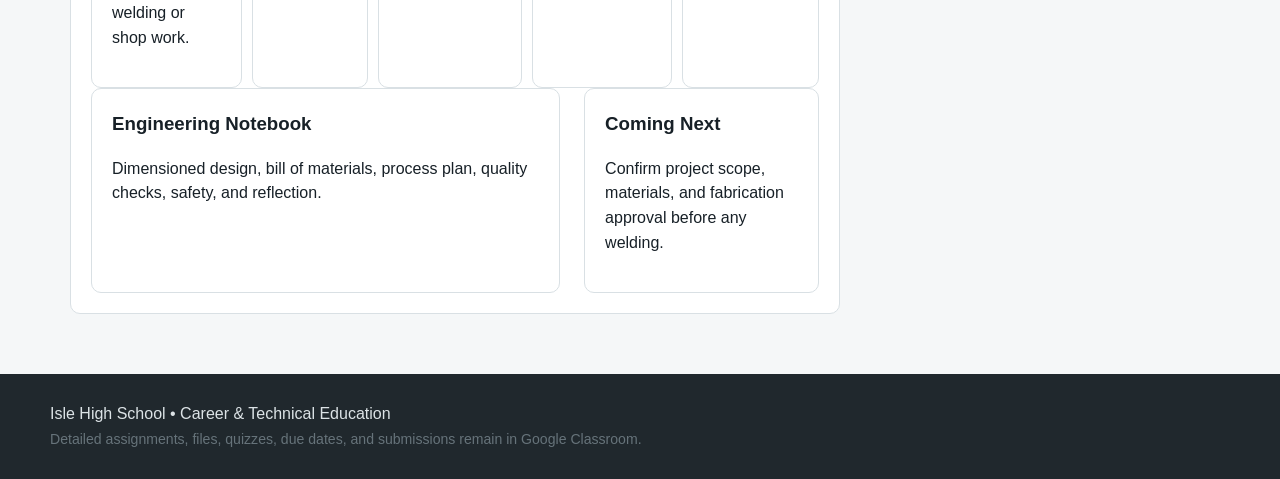
<file: welding.html>
<!doctype html><html lang="en"><head><meta charset="utf-8"><meta name="viewport" content="width=device-width,initial-scale=1"><title>Welding / Manufacturing | Isle CTE</title><link rel="stylesheet" href="css/style.css"></head><body><header class="site-header"><nav class="nav">
<a class="brand" href="index.html">ISLE CTE</a>
<a href="this-week.html">This Week</a><a href="industrial-tech.html">Industrial Tech</a>
<a href="home-repairs.html">Home Repairs</a><a href="auto-tech.html">Auto Tech</a><a href="welding.html">Welding / Manufacturing</a>
<a href="about.html">About</a>
</nav></header><section class="course-hero"><div><h1>Welding / Manufacturing</h1><p>Safety • Skill • Fabrication • Production • Quality</p></div></section><main><div class="course-layout"><div><div class="panel"><h2>Course Overview</h2><p>A hands-on block course combining welding and manufacturing. Students develop safe fabrication skills through measurement, joint preparation, welding processes, inspection, production methods, manufacturing systems, quality control, and continuous improvement.</p></div><div class="panel"><h2>This Week</h2><div id="course-week"></div></div></div><aside><div class="panel"><h3>Major Areas</h3><ul><li>PPE and shop safety</li><li>Measurement and layout</li><li>Joint preparation</li><li>SMAW and GMAW</li><li>Fabrication</li><li>Manufacturing processes</li><li>Production planning</li><li>Inspection and quality control</li><li>Process improvement</li></ul></div><div class="panel"><h3>Course Sequence</h3><p>The course begins with welding and transitions into manufacturing. The same class page and weekly calendar are used throughout the course.</p></div><div class="panel"><h3>Assignments</h3><p>Detailed directions and submissions remain in Google Classroom.</p></div></aside></div></main><footer><div class="inner">Isle High School • Career & Technical Education<br><span class="small">Detailed assignments, files, quizzes, due dates, and submissions remain in Google Classroom.</span></div></footer><script src="js/schedule-data.js"></script><script src="js/site.js"></script><script>renderWeek("course-week","welding")</script></body></html>
</file>
<file: css/style.css>
*{box-sizing:border-box}body{margin:0;font-family:Arial,sans-serif;background:#f5f7f8;color:#172027;line-height:1.55}
.site-header{background:#20282d;color:white;position:sticky;top:0}.nav{max-width:1180px;margin:auto;padding:12px 20px;display:flex;gap:18px;flex-wrap:wrap;align-items:center}
.nav a{color:white;text-decoration:none}.brand{font-weight:800;margin-right:auto}.hero,.course-hero{background:linear-gradient(125deg,#20282d,#35444c);color:white;padding:60px 20px}
.hero>div,.course-hero>div{max-width:1180px;margin:auto}h1{font-size:clamp(2.2rem,6vw,4.5rem);line-height:1;margin:.2em 0}.hero p,.course-hero p{font-size:1.15rem;max-width:760px}
.process{display:flex;gap:8px;flex-wrap:wrap;margin-top:24px}.process span{background:white;color:#20282d;font-weight:bold;padding:8px 12px;border-radius:6px}
main{max-width:1180px;margin:auto;padding:32px 20px 60px}.cards{display:grid;grid-template-columns:repeat(4,1fr);gap:16px}.card,.panel,.day{background:white;border:1px solid #d9e0e4;border-radius:10px;padding:20px}
.card h3,.panel h2,.panel h3{margin-top:0}.button{display:inline-block;background:#20282d;color:white;text-decoration:none;padding:9px 13px;border-radius:6px;font-weight:bold}
.week-banner{background:white;border-left:6px solid #b4512a;padding:16px;margin:18px 0;border-radius:8px}.week-grid{display:grid;grid-template-columns:repeat(5,1fr);gap:10px}
.day{min-height:140px}.day h4{margin-top:0;border-bottom:1px solid #ddd;padding-bottom:6px}.course-layout{display:grid;grid-template-columns:2fr 1fr;gap:24px}.small{font-size:.88rem;color:#66737a}
footer{background:#20282d;color:#dce3e6;padding:28px 20px}footer .inner{max-width:1180px;margin:auto}@media(max-width:900px){.cards{grid-template-columns:repeat(2,1fr)}.week-grid,.course-layout{grid-template-columns:1fr}}@media(max-width:560px){.cards{grid-template-columns:1fr}}
</file>
